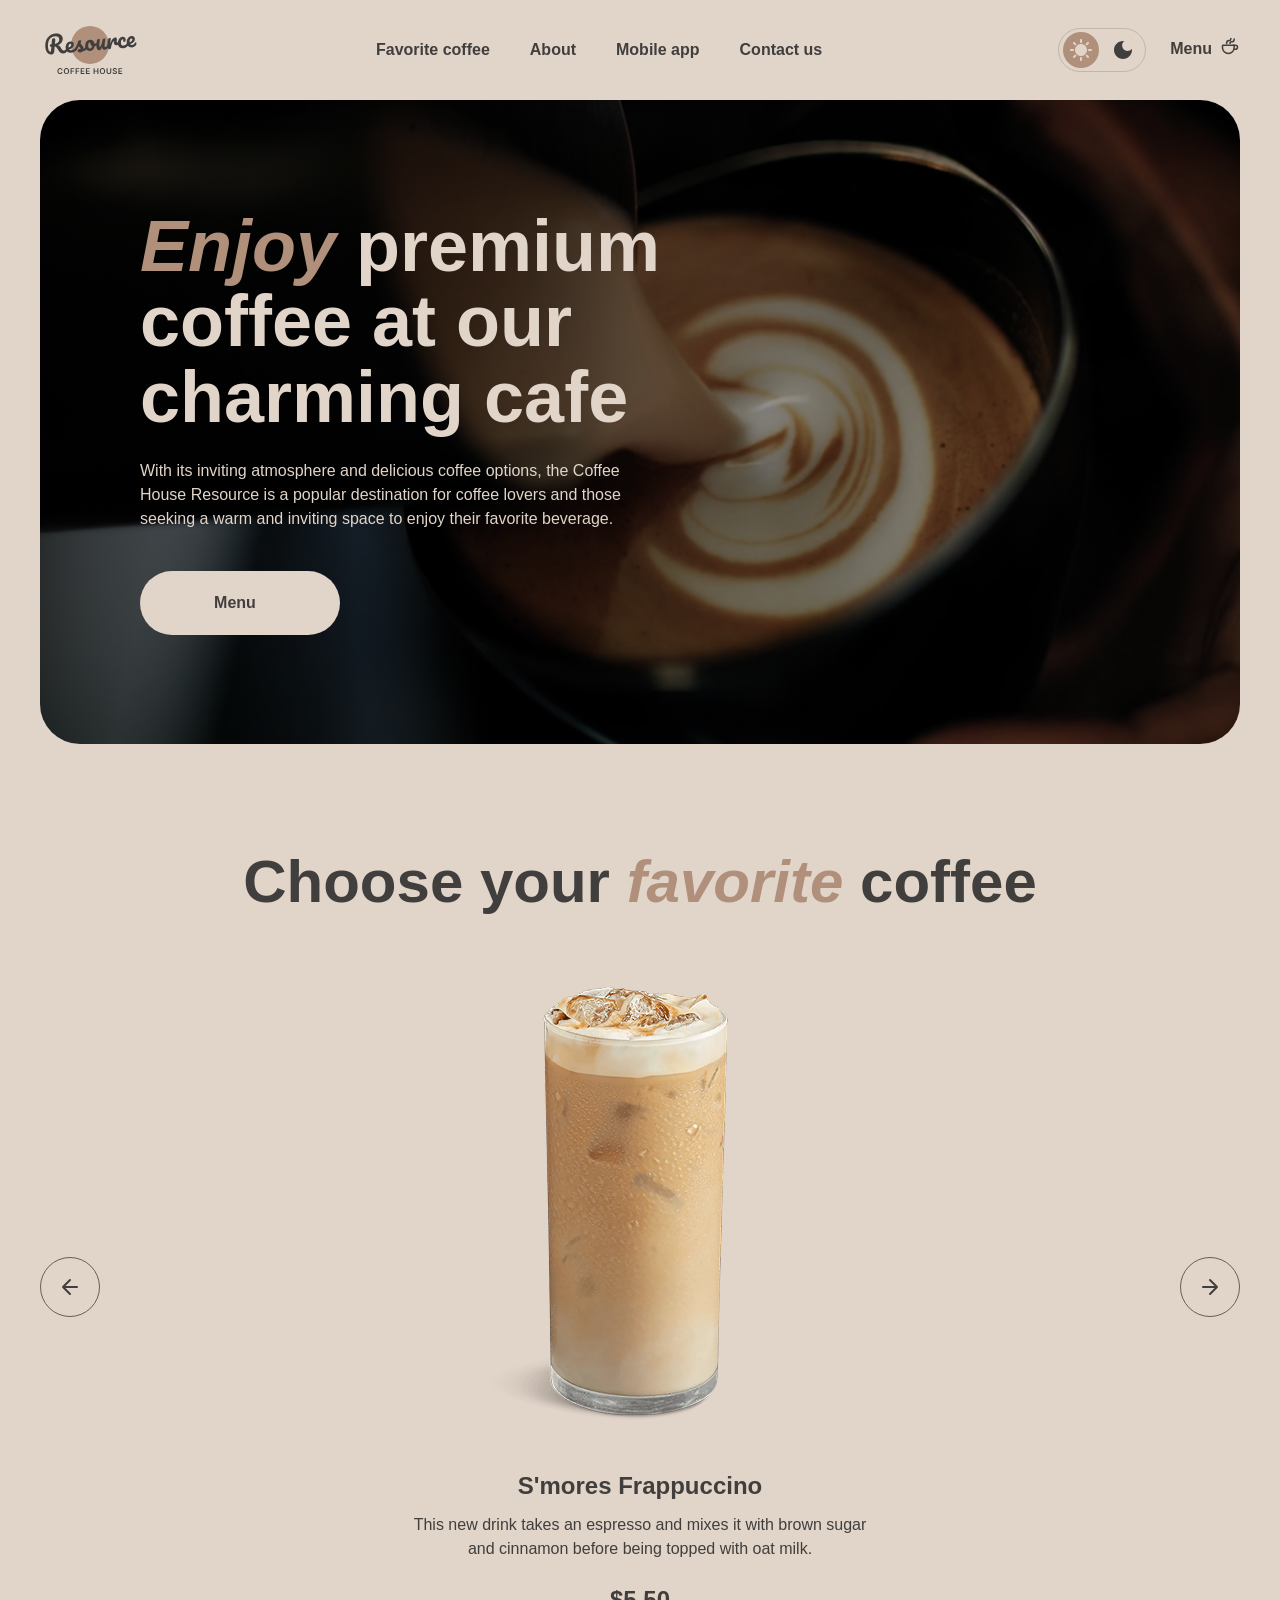
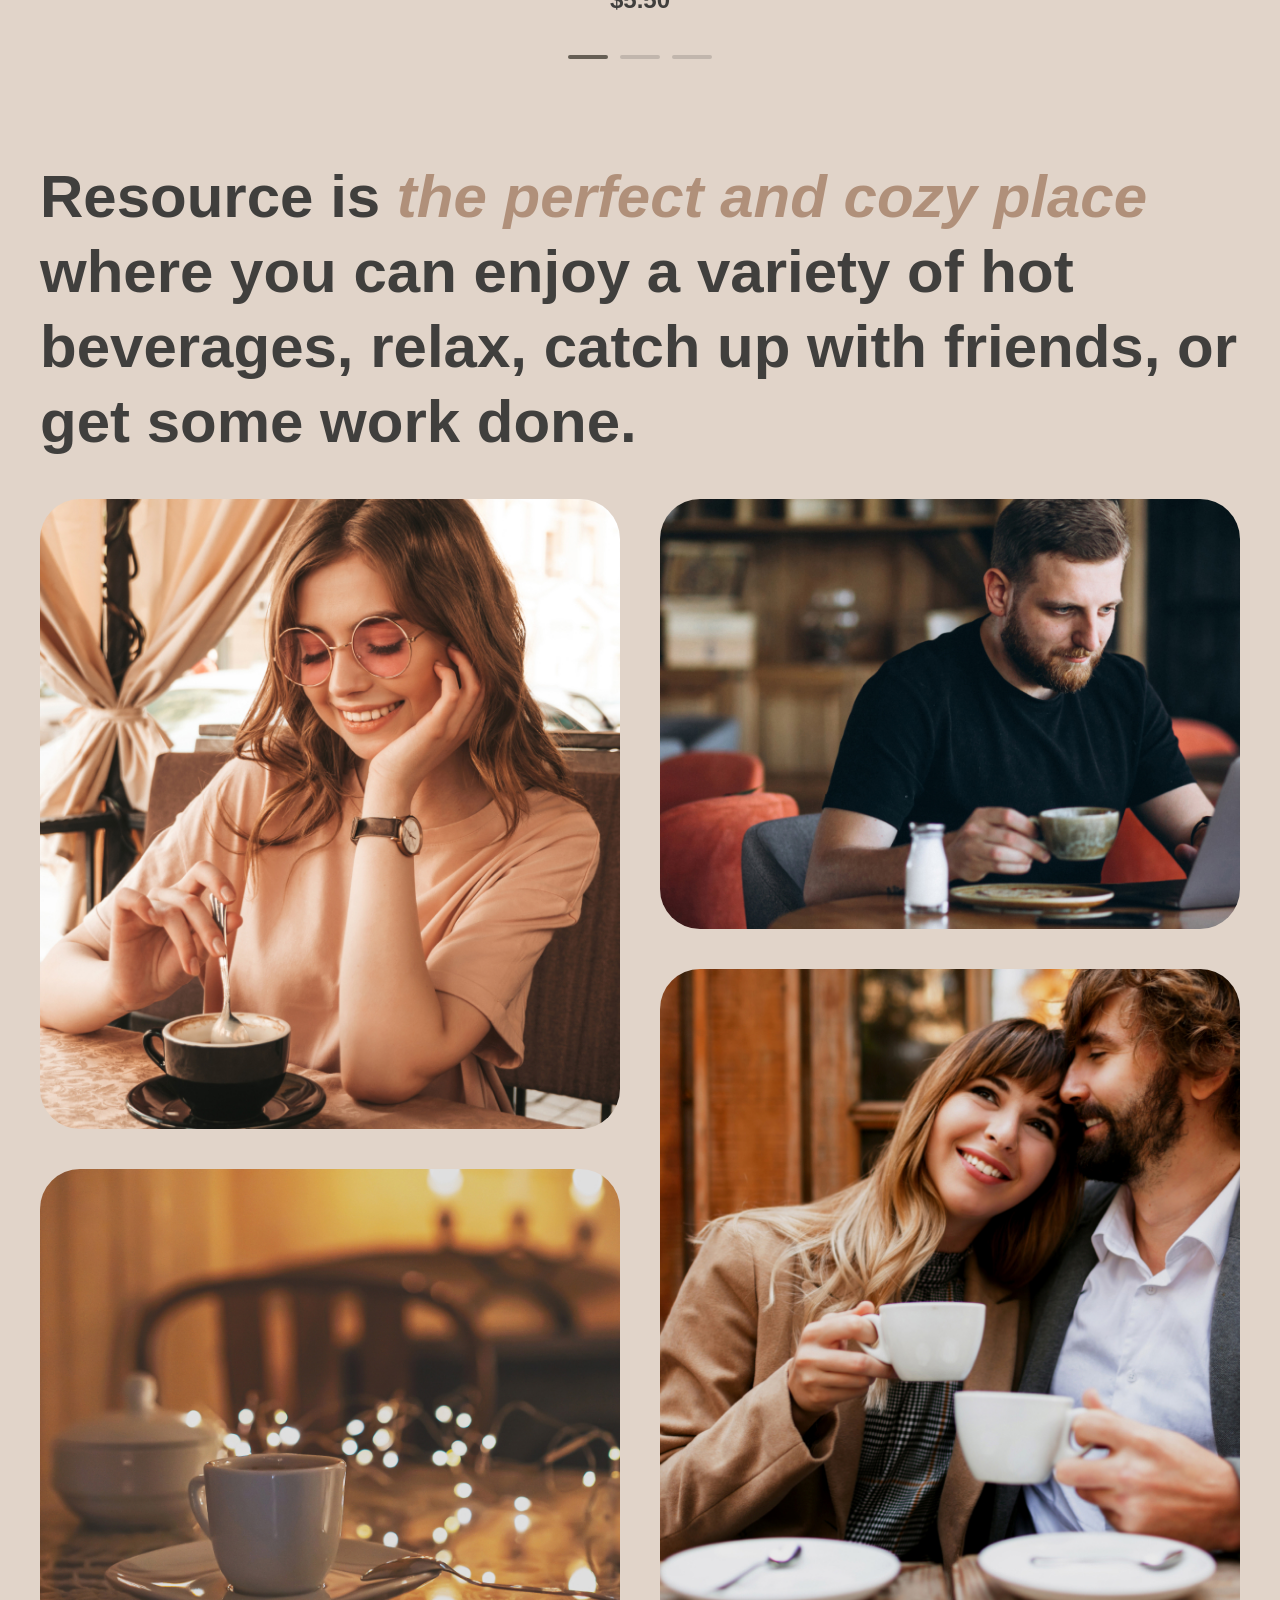
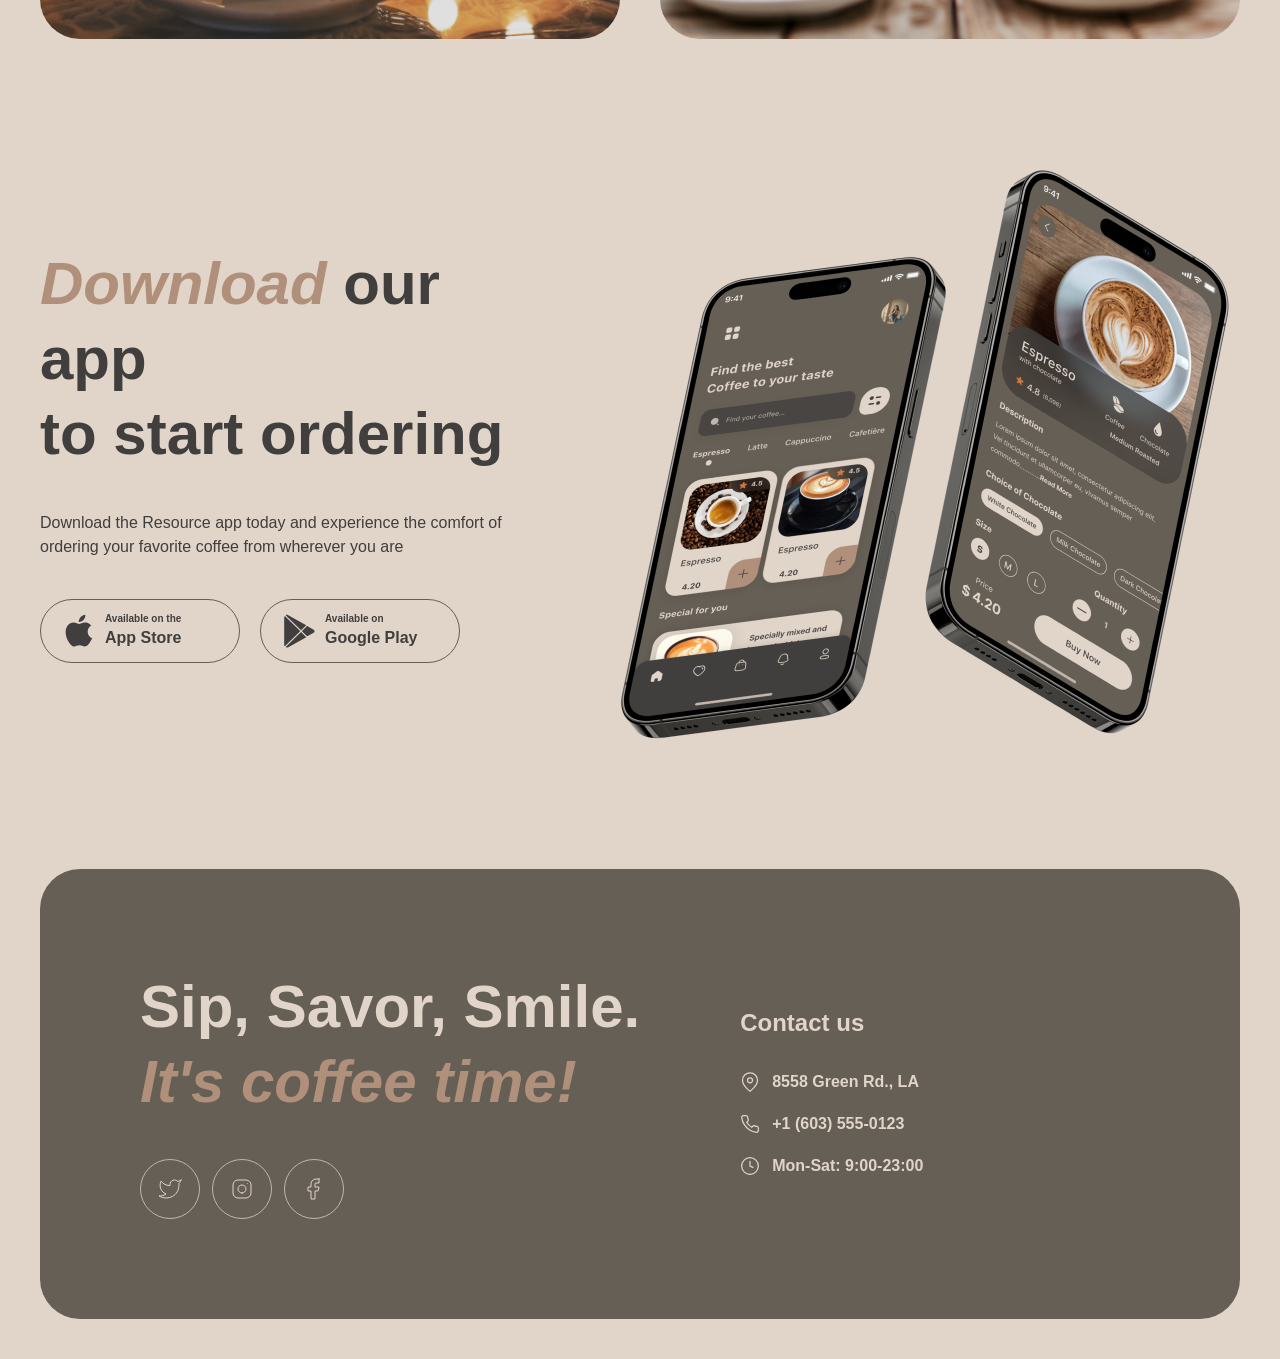
<file: index.html>
<!DOCTYPE html>
<html lang="en">
<head>
  <meta charset="UTF-8">
  <meta name="viewport" content="width=device-width, initial-scale=1.0">
  <link rel="stylesheet" href="style.css">
  <link rel="icon" type="image/x-icon" href="assets/favicon.ico">
  <title>Coffee House</title>
</head>
<body>
  <header class="header-wrap">
    <div class="header">
      <a href="#" class="header__logo"></a>
      <nav class="header__nav">
        <ul class="nav__list">
          <li class="nav__item">
            <a href="#favorite" class="nav__link">Favorite coffee</a>
          </li>
          <li class="nav__item">
            <a href="#about" class="nav__link">About</a>
          </li>
          <li class="nav__item">
            <a href="#mobile" class="nav__link">Mobile app</a>
          </li>
          <li class="nav__item">
            <a href="#contacts" class="nav__link">Contact us</a>
          </li>
        </ul>
      </nav>
      <div class="header__actions">
        <button class="theme-toggle" id="theme-toggle" aria-label="theme-toggle">
          <span class="theme-toggle__icon">
            <img src="./assets/Sun.svg" alt="sun" aria-hidden="true">
          </span>
          <span class="theme-toggle__icon">
            <svg width="18" height="18" viewBox="0 0 18 18" fill="none" xmlns="http://www.w3.org/2000/svg" aria-hidden="true">
              <path d="M9 0C4.03 0 0 4.03 0 9C0 13.97 4.03 18 9 18C13.97 18 18 13.97 18 9C18 8.54 17.96 8.08 17.9 7.64C16.92 9.01 15.32 9.9 13.5 9.9C10.52 9.9 8.1 7.48 8.1 4.5C8.1 2.69 8.99 1.08 10.36 0.0999999C9.92 0.0399999 9.46 0 9 0Z" fill="#403F3D"/>
            </svg>
          </span>
        </button>
        <a href="menu.html" class="menu-btn">
          <span class="menu-btn__text">Menu</span>
          <span class="menu-btn__icon">
            <svg width="20" height="20" viewBox="0 0 20 20" fill="none" xmlns="http://www.w3.org/2000/svg" aria-hidden="true">
              <path d="M14.166 9.76667V11.6667C14.166 14.8883 11.5543 17.5 8.33268 17.5C5.11102 17.5 2.49935 14.8883 2.49935 11.6667V9.76667C2.49935 9.4353 2.76798 9.16667 3.09935 9.16667H13.566C13.8974 9.16667 14.166 9.4353 14.166 9.76667Z" stroke="#403F3D" stroke-width="1.5" stroke-linecap="round" stroke-linejoin="round"/>
              <path d="M9.99935 7.49996C9.99935 6.66663 10.5946 5.83329 11.7851 5.83329C13.1 5.83329 14.166 4.7673 14.166 3.45234V2.91663" stroke="#403F3D" stroke-width="1.5" stroke-linecap="round" stroke-linejoin="round"/>
              <path d="M6.66732 7.5V7.08333C6.66732 5.70262 7.78661 4.58333 9.16732 4.58333C10.0878 4.58333 10.834 3.83714 10.834 2.91667V2.5" stroke="#403F3D" stroke-width="1.5" stroke-linecap="round" stroke-linejoin="round"/>
              <path d="M13.334 9.16663H15.4173C16.5679 9.16663 17.5007 10.0994 17.5007 11.25C17.5007 12.4006 16.5679 13.3333 15.4173 13.3333H14.1673" stroke="#403F3D" stroke-width="1.5" stroke-linecap="round" stroke-linejoin="round"/>
            </svg>
          </span>
        </a>
        <button class="burger-btn" id="burger-button">
          <span class="burger-btn__lines"></span>
        </button>
      </div>
    </div>
    <div id="burger-menu">
      <div id="menu-block">
        <nav class="navigation">
          <ul class="nav__list">
            <li class="nav__item">
              <a href="#favorite" class="nav__link">Favorite coffee</a>
            </li>
            <li class="nav__item">
              <a href="#about" class="nav__link">About</a>
            </li>
            <li class="nav__item">
              <a href="#mobile" class="nav__link">Mobile app</a>
            </li>
            <li class="nav__item">
              <a href="#contacts" class="nav__link">Contact us</a>
            </li>
            <li class="nav__item">
              <a href="menu.html" class="menu-btn">
                <span class="menu-btn__text">Menu</span>
                <span class="menu-btn__icon">
                  <svg width="20" height="20" viewBox="0 0 20 20" fill="none" xmlns="http://www.w3.org/2000/svg" aria-hidden="true">
                    <path d="M14.166 9.76667V11.6667C14.166 14.8883 11.5543 17.5 8.33268 17.5C5.11102 17.5 2.49935 14.8883 2.49935 11.6667V9.76667C2.49935 9.4353 2.76798 9.16667 3.09935 9.16667H13.566C13.8974 9.16667 14.166 9.4353 14.166 9.76667Z" stroke="#403F3D" stroke-width="1.5" stroke-linecap="round" stroke-linejoin="round"/>
                    <path d="M9.99935 7.49996C9.99935 6.66663 10.5946 5.83329 11.7851 5.83329C13.1 5.83329 14.166 4.7673 14.166 3.45234V2.91663" stroke="#403F3D" stroke-width="1.5" stroke-linecap="round" stroke-linejoin="round"/>
                    <path d="M6.66732 7.5V7.08333C6.66732 5.70262 7.78661 4.58333 9.16732 4.58333C10.0878 4.58333 10.834 3.83714 10.834 2.91667V2.5" stroke="#403F3D" stroke-width="1.5" stroke-linecap="round" stroke-linejoin="round"/>
                    <path d="M13.334 9.16663H15.4173C16.5679 9.16663 17.5007 10.0994 17.5007 11.25C17.5007 12.4006 16.5679 13.3333 15.4173 13.3333H14.1673" stroke="#403F3D" stroke-width="1.5" stroke-linecap="round" stroke-linejoin="round"/>
                  </svg>
                </span>
              </a>
            </li>
          </ul>
        </nav>
      </div>
    </div>   
  </header>
  <main>
    <section class="hero">
      <div class="hero__content">
        <h1 class="hero__title">
          <span class="hero__title--accent">Enjoy</span>
          premium <br>
          coffee at our charming cafe
        </h1>
        <p class="hero__description">
          With its inviting atmosphere and delicious coffee options, the Coffee House Resource is a popular destination
          for coffee lovers and those seeking a warm and inviting space to enjoy their favorite beverage.
        </p>
        <a href="menu.html" class="hero__btn btn-menu">
          <span class="btn-menu__text">Menu</span>
          <span class="btn-menu__icon">
            <!-- <img src="./assets/coffee-cup.svg" alt="coffee-cup" aria-hidden="true"> -->
            <svg width="20" height="20" viewBox="0 0 20 20" fill="none" xmlns="http://www.w3.org/2000/svg" aria-hidden="true">
              <path d="M14.166 9.76667V11.6667C14.166 14.8883 11.5543 17.5 8.33268 17.5C5.11102 17.5 2.49935 14.8883 2.49935 11.6667V9.76667C2.49935 9.4353 2.76798 9.16667 3.09935 9.16667H13.566C13.8974 9.16667 14.166 9.4353 14.166 9.76667Z" stroke="#403F3D" stroke-width="1.5" stroke-linecap="round" stroke-linejoin="round"/>
              <path d="M9.99935 7.49996C9.99935 6.66663 10.5946 5.83329 11.7851 5.83329C13.1 5.83329 14.166 4.7673 14.166 3.45234V2.91663" stroke="#403F3D" stroke-width="1.5" stroke-linecap="round" stroke-linejoin="round"/>
              <path d="M6.66732 7.5V7.08333C6.66732 5.70262 7.78661 4.58333 9.16732 4.58333C10.0878 4.58333 10.834 3.83714 10.834 2.91667V2.5" stroke="#403F3D" stroke-width="1.5" stroke-linecap="round" stroke-linejoin="round"/>
              <path d="M13.334 9.16663H15.4173C16.5679 9.16663 17.5007 10.0994 17.5007 11.25C17.5007 12.4006 16.5679 13.3333 15.4173 13.3333H14.1673" stroke="#403F3D" stroke-width="1.5" stroke-linecap="round" stroke-linejoin="round"/>
            </svg>
          </span>
        </a>
      </div>
    </section>
    <section class="coffee-slider" id="favorite">
      <h2 class="coffee-slider__title">
        Choose your
        <span class="coffee-slider__title--accent">favorite</span>
        coffee
      </h2>
      <div class="coffee-slider__body" id="touchArea">
        <button id="arrow-prev" class="coffee-slider__arrow coffee-slider__arrow--prev" aria-label="prev slide">
          <svg width="24" height="24" viewBox="0 0 24 24" fill="none" stroke="currentColor" stroke-width="2" aria-hidden="true">
            <path d="M19 12H5M5 12L12 19M5 12L12 5" stroke-linecap="round" stroke-linejoin="round"/>
          </svg>
        </button>
        <div class="coffee-slider__viewport">
          <div class="coffee-slider__track" id="sliderTrack">
            <div class="coffee-slider__slide">
              <div class="coffee-slide__image-wrapper">
                <img src="./assets/coffee-slider-1.png" alt="S'mores Frappuccino" class="coffee-slide__image">
              </div>
              <div class="coffee-slide__content">
                <h3 class="coffee-slide__title">
                  S'mores Frappuccino
                </h3>
                <p class="coffee-slide__description">
                  This new drink takes an espresso and mixes it with brown sugar and cinnamon before being topped with oat milk.
                </p>
                <span class="coffee-slide__price">$5.50</span>
              </div>
            </div>
            <div class="coffee-slider__slide">
              <div class="coffee-slide__image-wrapper">
                <img src="./assets/coffee-slider-2.png" alt="Caramel Macchiato" class="coffee-slide__image">
              </div>
              <div class="coffee-slide__content">
                <h3 class="coffee-slide__title">
                  Caramel Macchiato
                </h3>
                <p class="coffee-slide__description">
                  Fragrant and unique classic espresso with rich caramel-peanut syrup, with cream under whipped thick foam.
                </p>
                <span class="coffee-slide__price">$5.00</span>
              </div>
            </div>
            <div class="coffee-slider__slide">
              <div class="coffee-slide__image-wrapper">
                <img src="./assets/coffee-slider-3.png" alt="Ice coffee" class="coffee-slide__image">
              </div>
              <div class="coffee-slide__content">
                <h3 class="coffee-slide__title">
                  Ice coffee
                </h3>
                <p class="coffee-slide__description">
                  A popular summer drink that tones and invigorates. Prepared from coffee, milk and ice.
                </p>
                <span class="coffee-slide__price">$4.50</span>
              </div>
            </div>
          </div>
        </div>
        <button id="arrow-next" class="coffee-slider__arrow coffee-slider__arrow--next" aria-label="next slide">
          <svg width="24" height="24" viewBox="0 0 24 24" fill="none" stroke="currentColor" stroke-width="2" aria-hidden="true">
            <path d="M5 12H19M19 12L12 5M19 12L12 19" stroke-linecap="round" stroke-linejoin="round"/>
          </svg>
        </button>
      </div>
      <div class="coffee-slider__pagination pagination">
        <button class="pagination__bullet active">
        </button>
        <button class="pagination__bullet"></button>
        <button class="pagination__bullet"></button>
      </div>
    </section>
    <section class="about-us" id="about">
      <h2 class="about-us__title">
        Resource is
        <span class="about-us__title--accent">
          the perfect and cozy place
        </span>
        where you can enjoy a variety of hot beverages, relax, catch up with friends, or get some work done.
      </h2>
      <div class="about-us__grid gallery">
        <div class="gallery__item gallery__item--top-left">
          <img src="./assets/about-1.jpg" class="gallery__image" alt="about-1">
        </div>
        <div class="gallery__item gallery__item--bottom-left">
          <img src="./assets/about-2.jpg" class="gallery__image" alt="about-2">
        </div>
        <div class="gallery__item gallery__item--top-right">
          <img src="./assets/about-3.jpg" class="gallery__image" alt="about-3">
        </div>
        <div class="gallery__item gallery__item--bottom-right">
          <img src="./assets/about-4.jpg" class="gallery__image" alt="about-4">
        </div>
      </div>
    </section>
    <section class="download-app" id="mobile">
      <div class="download-app__content">
        <h2 class="download-app__title">
          <span class="download-app__title--accent">
            Download
          </span>
          our app<br>
          to start ordering
        </h2>
        <p class="download-app__description">
          Download the Resource app today and experience the comfort of ordering your favorite coffee from wherever you are
        </p>
        <div class="download-app__buttons">
          <a href="https://www.apple.com/app-store/" class="app-btn" target="_blank" rel="noopener">
            <svg class="app-btn__icon" width="36" height="36" viewBox="0 0 36 36" fill="none" xmlns="http://www.w3.org/2000/svg" aria-hidden="true">
              <path d="M26.7063 18.6307C26.6694 14.6324 30.0641 12.6872 30.2193 12.5966C28.2967 9.86366 25.3169 9.49026 24.2697 9.46048C21.767 9.20369 19.3393 10.9206 18.0644 10.9206C16.764 10.9206 14.8008 9.48529 12.6848 9.52747C9.96196 9.56841 7.41468 11.1055 6.01762 13.4923C3.13444 18.359 5.28474 25.5108 8.04705 29.4446C9.42884 31.3712 11.0435 33.5223 13.1569 33.4466C15.2245 33.3635 15.9968 32.1614 18.4919 32.1614C20.9641 32.1614 21.6893 33.4466 23.8447 33.3983C26.0637 33.3635 27.4608 31.463 28.7942 29.519C30.3911 27.3108 31.0323 25.1362 31.0578 25.0245C31.0056 25.0071 26.7483 23.4229 26.7063 18.6307Z" fill="#403F3D"/>
              <path d="M22.6347 6.87268C23.7468 5.51675 24.5076 3.67205 24.2964 1.80005C22.6869 1.86952 20.674 2.88554 19.5149 4.21169C18.4893 5.38029 17.5732 7.29571 17.8099 9.097C19.6179 9.2285 21.4743 8.20752 22.6347 6.87268Z" fill="#403F3D"/>
            </svg>
            <div class="app-btn__text">
              <span class="app-btn__subtitle">
                Available on the
              </span>
              <span class="app-btn__title">
                App Store
              </span>
            </div>
          </a>
          <a href="https://play.google.com/" class="app-btn" target="_blank" rel="noopener">
            <svg class="app-btn__icon" width="36" height="36" viewBox="0 0 36 36" fill="none" xmlns="http://www.w3.org/2000/svg" aria-hidden="true">
              <path d="M3.7558 3.20309C3.39335 3.57302 3.18359 4.14896 3.18359 4.89483V31.4995C3.18359 32.2454 3.39335 32.8213 3.7558 33.1913L3.84525 33.2725L19.1359 18.3701V18.0182L3.84525 3.11587L3.7558 3.20309Z" fill="#403F3D"/>
              <path d="M26.0776 23.34L20.9863 18.3701V18.0182L26.0837 13.0482L26.1979 13.1129L32.2345 16.4618C33.9573 17.4122 33.9573 18.9761 32.2345 19.9325L26.1979 23.2754L26.0776 23.34Z" fill="#403F3D"/>
              <path d="M25.2733 24.2008L20.0617 19.1196L4.68164 34.1167C5.25384 34.7031 6.18695 34.7738 7.24807 34.1873L25.2733 24.2008Z" fill="#403F3D"/>
              <path d="M25.2733 12.1876L7.24807 2.20103C6.18695 1.62058 5.25384 1.69125 4.68164 2.27772L20.0617 17.2688L25.2733 12.1876Z" fill="#403F3D"/>
            </svg>
            <div class="app-btn__text">
              <span class="app-btn__subtitle">
                Available on
              </span>
              <span class="app-btn__title">
                Google Play
              </span>
            </div>
          </a>
        </div>
      </div>
      <div class="download-app__visual">
        <img class="phones__image" src="./assets/mobile-screens.png" alt="mobile-screens">
      </div>
    </section>
  </main>
  <footer class="footer" id="contacts">
    <div class="footer-container">
      <div class="footer__brand">
        <h2 class="footer__heading">
          Sip, Savor, Smile.
          <br>
          <span class="footer__heading--accent">
            It's coffee time!
          </span>
        </h2>
        <div class="footer__socials socials">
          <a href="https://x.com/" class="socials__link" aria-label="Twitter" target="_blank" rel="noopener">
            <svg width="24" height="24" viewBox="0 0 24 24" fill="none" stroke="currentColor" aria-hidden="true">
              <path d="M23 3.01006C23 3.01006 20.9821 4.20217 19.86 4.54006C19.2577 3.84757 18.4573 3.35675 17.567 3.13398C16.6767 2.91122 15.7395 2.96725 14.8821 3.29451C14.0247 3.62177 13.2884 4.20446 12.773 4.96377C12.2575 5.72309 11.9877 6.62239 12 7.54006V8.54006C10.2426 8.58562 8.50127 8.19587 6.93101 7.4055C5.36074 6.61513 4.01032 5.44869 3 4.01006C3 4.01006 -1 13.0101 8 17.0101C5.94053 18.408 3.48716 19.109 1 19.0101C10 24.0101 21 19.0101 21 7.51006C20.9991 7.23151 20.9723 6.95365 20.92 6.68006C21.9406 5.67355 23 3.01006 23 3.01006Z" stroke="#E1D4C9" stroke-linecap="round" stroke-linejoin="round"/>
            </svg>
          </a>
          <a href="https://www.instagram.com/" class="socials__link" aria-label="Instagram" target="_blank" rel="noopener">
            <svg width="24" height="24" viewBox="0 0 24 24" fill="none" stroke="currentColor" aria-hidden="true">
              <path d="M12 16C14.2091 16 16 14.2091 16 12C16 9.79086 14.2091 8 12 8C9.79086 8 8 9.79086 8 12C8 14.2091 9.79086 16 12 16Z" stroke="#E1D4C9" stroke-linecap="round" stroke-linejoin="round"/>
              <path d="M3 16V8C3 5.23858 5.23858 3 8 3H16C18.7614 3 21 5.23858 21 8V16C21 18.7614 18.7614 21 16 21H8C5.23858 21 3 18.7614 3 16Z" stroke="#E1D4C9"/>
              <path d="M17.5 6.51L17.51 6.49889" stroke="#E1D4C9" stroke-linecap="round" stroke-linejoin="round"/>
            </svg>
          </a>
          <a href="https://www.facebook.com/" class="socials__link" aria-label="Facebook" target="_blank" rel="noopener">
            <svg width="24" height="24" viewBox="0 0 24 24" fill="none" stroke="currentColor" aria-hidden="true">
              <path d="M17 2H14C12.6739 2 11.4021 2.52678 10.4645 3.46447C9.52678 4.40215 9 5.67392 9 7V10H6V14H9V22H13V14H16L17 10H13V7C13 6.73478 13.1054 6.48043 13.2929 6.29289C13.4804 6.10536 13.7348 6 14 6H17V2Z" stroke="#E1D4C9" stroke-linecap="round" stroke-linejoin="round"/>
            </svg>
          </a>
        </div>
      </div>
      <div class="footer__contacts contacts">
        <h3 class="contacts__title">
          Contact us
        </h3>
        <ul class="contacts__list">
          <li class="contacts__item">
            <svg class="contacts__icon" width="20" height="20" viewBox="0 0 24 24" fill="none" stroke="currentColor" stroke-width="1.5" aria-hidden="true">
              <path d="M21 10c0 7-9 13-9 13s-9-6-9-13a9 9 0 0 1 18 0z"/>
              <circle cx="12" cy="10" r="3"/>
            </svg>
            <a href="https://www.google.com/maps" target="_blank" rel="noopener" class="contacts__link">
              8558 Green Rd., LA
            </a>
          </li>
          <li class="contacts__item">
            <svg class="contacts__icon" width="20" height="20" viewBox="0 0 24 24" fill="none" stroke="currentColor" stroke-width="1.5" aria-hidden="true">
              <path d="M22 16.92v3a2 2 0 0 1-2.18 2 19.79 19.79 0 0 1-8.63-3.07 19.5 19.5 0 0 1-6-6 19.79 19.79 0 0 1-3.07-8.67A2 2 0 0 1 4.11 2h3a2 2 0 0 1 2 1.72 12.84 12.84 0 0 0 .7 2.81 2 2 0 0 1-.45 2.11L8.09 9.91a16 16 0 0 0 6 6l1.27-1.27a2 2 0 0 1 2.11-.45 12.84 12.84 0 0 0 2.81.7A2 2 0 0 1 22 16.92z"/>
            </svg>
            <a href="tel:+16035550123" class="contacts__link">
              +1 (603) 555-0123
            </a>
          </li>
          <li class="contacts__item">
            <svg class="contacts__icon" width="20" height="20" viewBox="0 0 24 24" fill="none" stroke="currentColor" stroke-width="1.5" aria-hidden="true">
              <circle cx="12" cy="12" r="10"/>
              <polyline points="12 6 12 12 16 14"/>
            </svg>
            <span class="contacts__text">
              Mon-Sat: 9:00-23:00
            </span>
          </li>
        </ul>
      </div>
    </div>
  </footer>
  <script src="index.js"></script>
  <script src="./data/slider.js"></script>
</body>
</html>
</file>
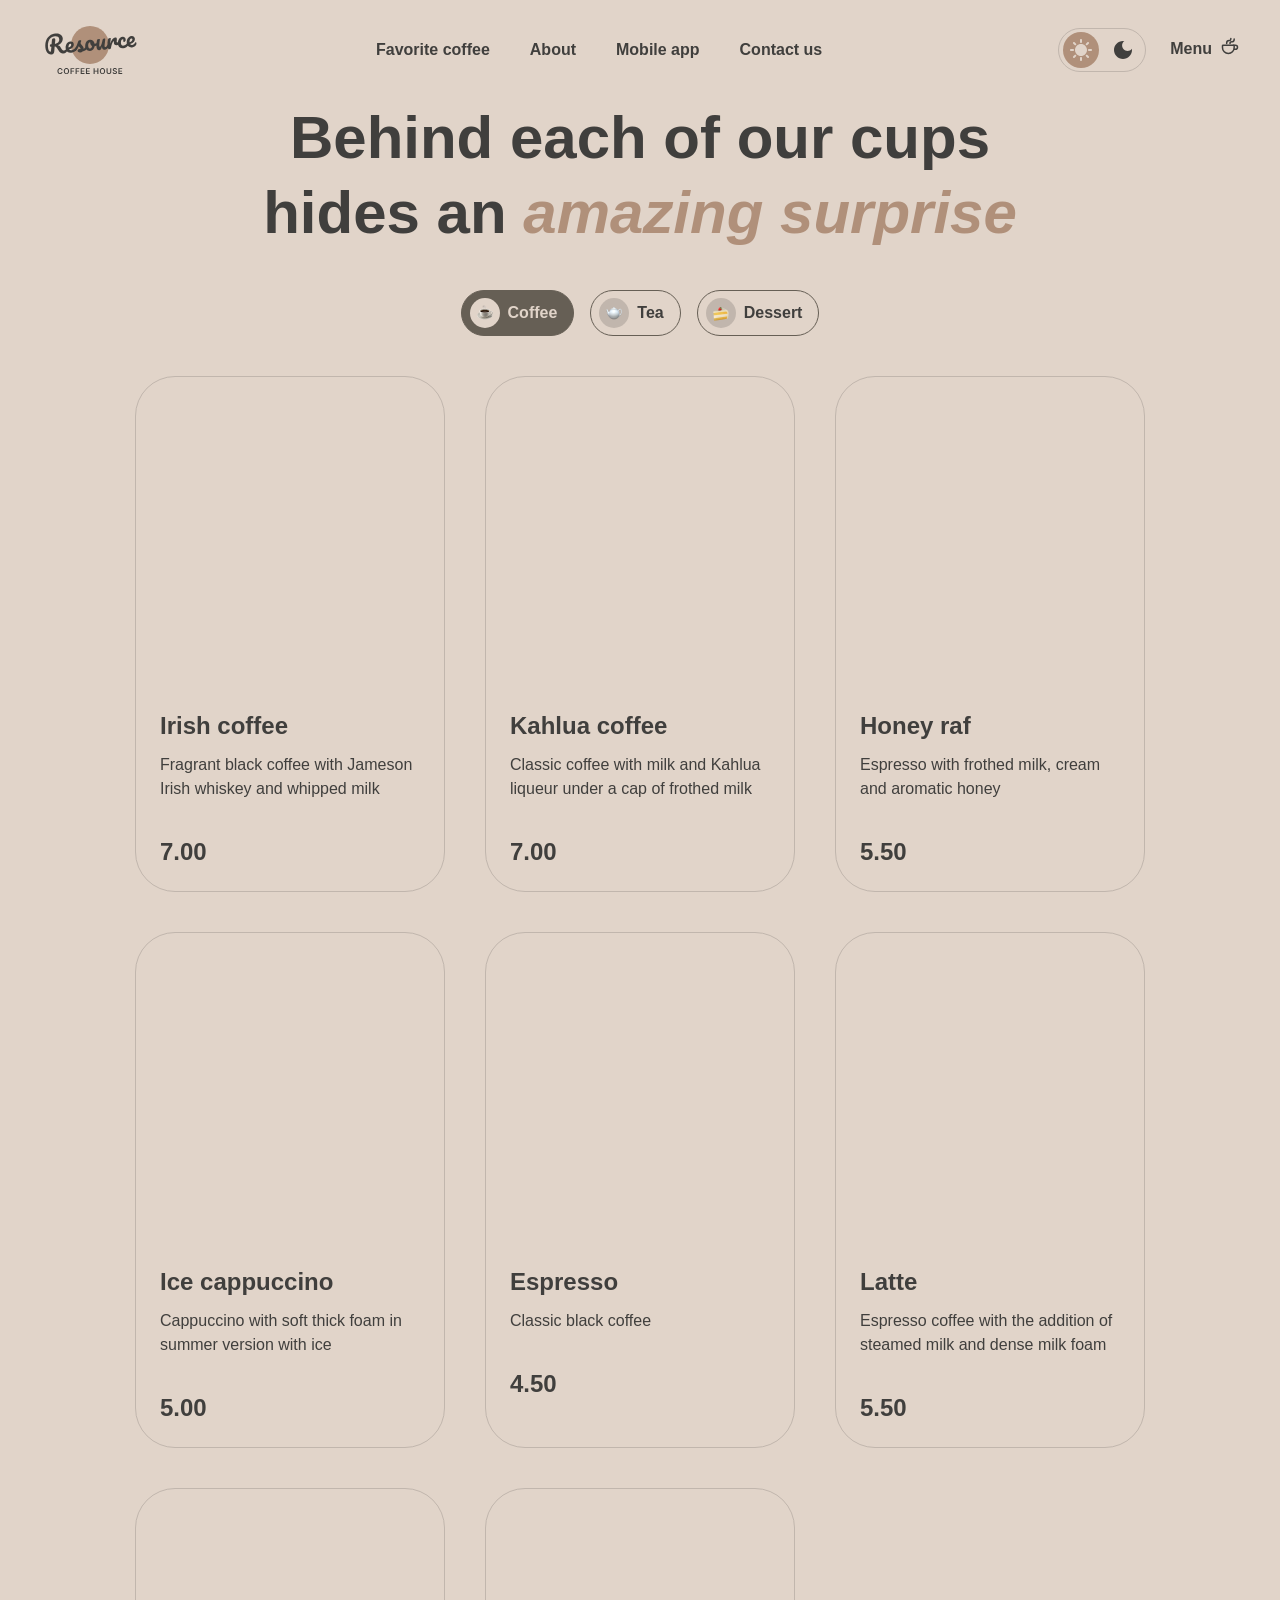
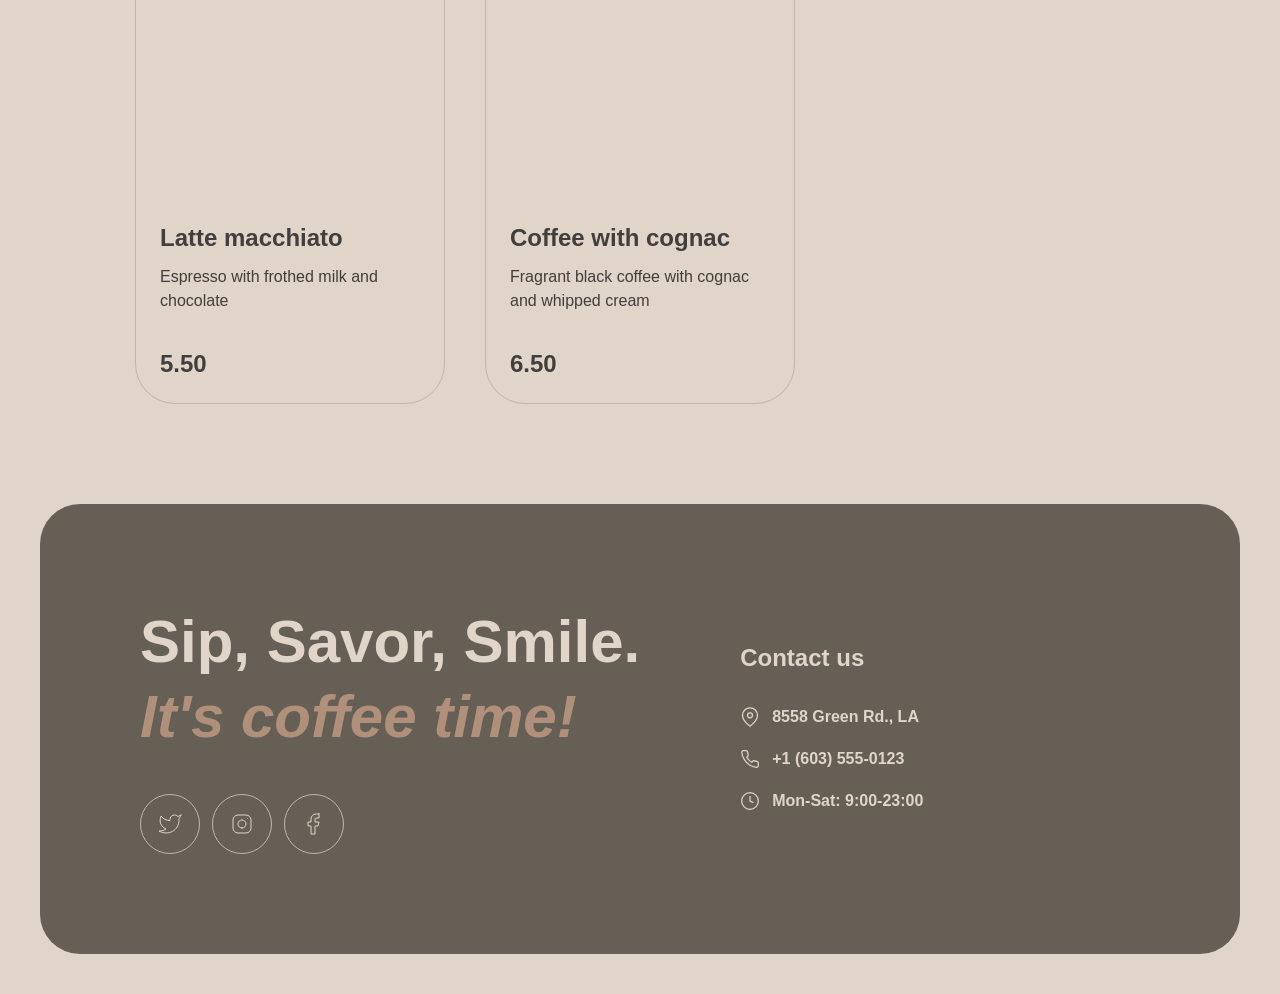
<file: menu.html>
<!DOCTYPE html>
<html lang="en">
<head>
  <meta charset="UTF-8">
  <meta name="viewport" content="width=device-width, initial-scale=1.0">
  <link rel="stylesheet" href="style.css">
  <link rel="icon" type="image/x-icon" href="assets/favicon.ico">
  <title>Coffee House</title>
</head>
<body>
  <header class="header-wrap">
    <div class="header">
      <a href="index.html" class="header__logo"></a>
      <nav class="header__nav">
        <ul class="nav__list">
          <li class="nav__item">
            <a href="index.html#favorite" class="nav__link">Favorite coffee</a>
          </li>
          <li class="nav__item">
            <a href="index.html#about" class="nav__link">About</a>
          </li>
          <li class="nav__item">
            <a href="index.html#mobile" class="nav__link">Mobile app</a>
          </li>
          <li class="nav__item">
            <a href="#contacts" class="nav__link">Contact us</a>
          </li>
        </ul>
      </nav>
      <div class="header__actions">
        <button class="theme-toggle" id="theme-toggle" aria-label="theme-toggle">
          <span class="theme-toggle__icon">
            <img src="./assets/Sun.svg" alt="sun" aria-hidden="true">
          </span>
          <span class="theme-toggle__icon">
            <svg width="18" height="18" viewBox="0 0 18 18" fill="none" xmlns="http://www.w3.org/2000/svg" aria-hidden="true">
              <path d="M9 0C4.03 0 0 4.03 0 9C0 13.97 4.03 18 9 18C13.97 18 18 13.97 18 9C18 8.54 17.96 8.08 17.9 7.64C16.92 9.01 15.32 9.9 13.5 9.9C10.52 9.9 8.1 7.48 8.1 4.5C8.1 2.69 8.99 1.08 10.36 0.0999999C9.92 0.0399999 9.46 0 9 0Z" fill="#403F3D"/>
            </svg>
          </span>
        </button>
        <a href="#" class="menu-btn">
          <span class="menu-btn__text">Menu</span>
          <span class="menu-btn__icon">
            <svg width="20" height="20" viewBox="0 0 20 20" fill="none" xmlns="http://www.w3.org/2000/svg" aria-hidden="true">
              <path d="M14.166 9.76667V11.6667C14.166 14.8883 11.5543 17.5 8.33268 17.5C5.11102 17.5 2.49935 14.8883 2.49935 11.6667V9.76667C2.49935 9.4353 2.76798 9.16667 3.09935 9.16667H13.566C13.8974 9.16667 14.166 9.4353 14.166 9.76667Z" stroke="#403F3D" stroke-width="1.5" stroke-linecap="round" stroke-linejoin="round"/>
              <path d="M9.99935 7.49996C9.99935 6.66663 10.5946 5.83329 11.7851 5.83329C13.1 5.83329 14.166 4.7673 14.166 3.45234V2.91663" stroke="#403F3D" stroke-width="1.5" stroke-linecap="round" stroke-linejoin="round"/>
              <path d="M6.66732 7.5V7.08333C6.66732 5.70262 7.78661 4.58333 9.16732 4.58333C10.0878 4.58333 10.834 3.83714 10.834 2.91667V2.5" stroke="#403F3D" stroke-width="1.5" stroke-linecap="round" stroke-linejoin="round"/>
              <path d="M13.334 9.16663H15.4173C16.5679 9.16663 17.5007 10.0994 17.5007 11.25C17.5007 12.4006 16.5679 13.3333 15.4173 13.3333H14.1673" stroke="#403F3D" stroke-width="1.5" stroke-linecap="round" stroke-linejoin="round"/>
            </svg>
          </span>
        </a>
        <button class="burger-btn" id="burger-button">
          <span class="burger-btn__lines"></span>
        </button>
      </div>
    </div>
    <div id="burger-menu">
      <div id="menu-block">
        <nav class="navigation">
          <ul class="nav__list">
            <li class="nav__item">
              <a href="index.html#favorite" class="nav__link">
                Favorite coffee
              </a>
            </li>
            <li class="nav__item">
              <a href="index.html#about" class="nav__link">
                About
              </a>
            </li>
            <li class="nav__item">
              <a href="index.html#mobile" class="nav__link">
                Mobile app
              </a>
            </li>
            <li class="nav__item">
              <a href="#contacts" class="nav__link">
                Contact us
              </a>
            </li>
          </ul>
        </nav>
      </div>
    </div>
  </header>
  <main>
    <section class="menu">
      <h1 class="menu__title">
        Behind each of our cups hides an
        <span class="menu__title--accent">
          amazing surprise
        </span>
      </h1>
      <div class="menu__tabs tabs">
        <button class="tabs__btn active" data-category="coffee">
          <span class="tabs__icon">
            <img src="./assets/coffee.png" alt="coffee" aria-hidden="true">
          </span>
          Coffee
        </button>
        <button class="tabs__btn" data-category="tea">
          <span class="tabs__icon">
            <img src="./assets/tea-sm.png" alt="tea" aria-hidden="true">
          </span>
          Tea
        </button>
        <button class="tabs__btn" data-category="dessert">
          <span class="tabs__icon">
            <img src="./assets/dessert.png" alt="dessert" aria-hidden="true">
          </span>
          Dessert
        </button>
      </div>
      <div class="menu__grid">
      </div>
      <button class="btn-refresh" id="refresh">
        <svg width="24" height="24" viewBox="0 0 24 24" fill="none" xmlns="http://www.w3.org/2000/svg" aria-hidden="true">
          <path d="M21.8883 13.5C21.1645 18.3113 17.013 22 12 22C6.47715 22 2 17.5228 2 12C2 6.47715 6.47715 2 12 2C16.1006 2 19.6248 4.46819 21.1679 8" stroke="#403F3D" stroke-linecap="round" stroke-linejoin="round"/>
          <path d="M17 8H21.4C21.7314 8 22 7.73137 22 7.4V3" stroke="#403F3D" stroke-linecap="round" stroke-linejoin="round"/>
        </svg>
      </button>
    </section>
  </main>
  <footer class="footer" id="contacts">
    <div class="footer-container">
      <div class="footer__brand">
        <h2 class="footer__heading">
          Sip, Savor, Smile.
          <br>
          <span class="footer__heading--accent">
            It's coffee time!
          </span>
        </h2>
        <div class="footer__socials socials">
          <a href="https://x.com/" class="socials__link" aria-label="Twitter" target="_blank" rel="noopener">
            <svg width="24" height="24" viewBox="0 0 24 24" fill="none" stroke="currentColor" aria-hidden="true">
              <path d="M23 3.01006C23 3.01006 20.9821 4.20217 19.86 4.54006C19.2577 3.84757 18.4573 3.35675 17.567 3.13398C16.6767 2.91122 15.7395 2.96725 14.8821 3.29451C14.0247 3.62177 13.2884 4.20446 12.773 4.96377C12.2575 5.72309 11.9877 6.62239 12 7.54006V8.54006C10.2426 8.58562 8.50127 8.19587 6.93101 7.4055C5.36074 6.61513 4.01032 5.44869 3 4.01006C3 4.01006 -1 13.0101 8 17.0101C5.94053 18.408 3.48716 19.109 1 19.0101C10 24.0101 21 19.0101 21 7.51006C20.9991 7.23151 20.9723 6.95365 20.92 6.68006C21.9406 5.67355 23 3.01006 23 3.01006Z" stroke="#E1D4C9" stroke-linecap="round" stroke-linejoin="round"/>
            </svg>
          </a>
          <a href="https://www.instagram.com/" class="socials__link" aria-label="Instagram" target="_blank" rel="noopener">
            <svg width="24" height="24" viewBox="0 0 24 24" fill="none" stroke="currentColor" aria-hidden="true">
              <path d="M12 16C14.2091 16 16 14.2091 16 12C16 9.79086 14.2091 8 12 8C9.79086 8 8 9.79086 8 12C8 14.2091 9.79086 16 12 16Z" stroke="#E1D4C9" stroke-linecap="round" stroke-linejoin="round"/>
              <path d="M3 16V8C3 5.23858 5.23858 3 8 3H16C18.7614 3 21 5.23858 21 8V16C21 18.7614 18.7614 21 16 21H8C5.23858 21 3 18.7614 3 16Z" stroke="#E1D4C9"/>
              <path d="M17.5 6.51L17.51 6.49889" stroke="#E1D4C9" stroke-linecap="round" stroke-linejoin="round"/>
            </svg>
          </a>
          <a href="https://www.facebook.com/" class="socials__link" aria-label="Facebook" target="_blank" rel="noopener">
            <svg width="24" height="24" viewBox="0 0 24 24" fill="none" stroke="currentColor" aria-hidden="true">
              <path d="M17 2H14C12.6739 2 11.4021 2.52678 10.4645 3.46447C9.52678 4.40215 9 5.67392 9 7V10H6V14H9V22H13V14H16L17 10H13V7C13 6.73478 13.1054 6.48043 13.2929 6.29289C13.4804 6.10536 13.7348 6 14 6H17V2Z" stroke="#E1D4C9" stroke-linecap="round" stroke-linejoin="round"/>
            </svg>
          </a>
        </div>
      </div>
      <div class="footer__contacts contacts">
        <h3 class="contacts__title">
          Contact us
        </h3>
        <ul class="contacts__list">
          <li class="contacts__item">
            <svg class="contacts__icon" width="20" height="20" viewBox="0 0 24 24" fill="none" stroke="currentColor" stroke-width="1.5" aria-hidden="true">
              <path d="M21 10c0 7-9 13-9 13s-9-6-9-13a9 9 0 0 1 18 0z"/>
              <circle cx="12" cy="10" r="3"/>
            </svg>
            <a href="https://www.google.com/maps" target="_blank" rel="noopener" class="contacts__link">
              8558 Green Rd., LA
            </a>
          </li>
          <li class="contacts__item">
            <svg class="contacts__icon" width="20" height="20" viewBox="0 0 24 24" fill="none" stroke="currentColor" stroke-width="1.5" aria-hidden="true">
              <path d="M22 16.92v3a2 2 0 0 1-2.18 2 19.79 19.79 0 0 1-8.63-3.07 19.5 19.5 0 0 1-6-6 19.79 19.79 0 0 1-3.07-8.67A2 2 0 0 1 4.11 2h3a2 2 0 0 1 2 1.72 12.84 12.84 0 0 0 .7 2.81 2 2 0 0 1-.45 2.11L8.09 9.91a16 16 0 0 0 6 6l1.27-1.27a2 2 0 0 1 2.11-.45 12.84 12.84 0 0 0 2.81.7A2 2 0 0 1 22 16.92z"/>
            </svg>
            <a href="tel:+16035550123" class="contacts__link">
              +1 (603) 555-0123
            </a>
          </li>
          <li class="contacts__item">
            <svg class="contacts__icon" width="20" height="20" viewBox="0 0 24 24" fill="none" stroke="currentColor" stroke-width="1.5" aria-hidden="true">
              <circle cx="12" cy="12" r="10"/>
              <polyline points="12 6 12 12 16 14"/>
            </svg>
            <span class="contacts__text">
              Mon-Sat: 9:00-23:00
            </span>
          </li>
        </ul>
      </div>
    </div>
  </footer>
  <div id="product-modal">
    <div class="popup"></div>
  </div>
  <script src="index.js"></script>
  <script type="module" src="./data/catalog.js"></script>
</body>
</html>
</file>
<file: style.css>
*,
*::before,
*::after {
  box-sizing: border-box;
  margin: 0;
  padding: 0;
}

:root {
  --logo: url('./assets/logo.svg');

  --tx-color-primary: #403F3D;
  --tx-color-inverse: #E1D4C9;
  --tx-color-accent: #B0907A;

  --bg-color-page: #E1D4C9;
  --bg-color-container: #665F55;
  --bg-color-overlay: #403F3D80;

  --bd-color-primary: #C1B6AD;
  --bd-color-inverse: #665F55;

  --font-main: 'Inter', sans-serif;
}

body.dark-theme {
  --logo: url('./assets/logo_dark.svg');

  --tx-color-primary: #E1D4C9;

  --bg-color-page: #292826;
  --bg-color-container: #403F3D;
  --bg-color-overlay: #29282680;

  --bd-color-primary: #665F55;
  --bd-color-inverse: #C1B6AD;
}

html {
  scroll-behavior: smooth;
}

body {
  margin: 0;
  font-family: var(--font-main);
  color: var(--tx-color-primary);
  background: var(--bg-color-page);
}

.header-wrap,
main {
  max-width: 1440px;
  margin: 0 auto;
}

.header-wrap {
  overflow: hidden;
}

.header {
  position: relative;
  z-index: 10;
  padding: 20px 40px;
  display: flex;
  align-items: center;
  justify-content: space-between;
}

.header__logo {
  width: 100px;
  height: 60px;
  background-image: var(--logo);
  background-size: cover;
  background-position: center;
  background-repeat: no-repeat;
  box-sizing: border-box;
  stroke: #fff;
}

.nav__list {
  display: flex;
  gap: 40px;
  list-style: none;
  margin: 0;
  padding: 0;
}

.nav__link,
.menu-btn {
  padding: 5px 0;
  text-decoration: none;
  color: var(--tx-color-primary);
  font-weight: 600;
  font-size: 16px;
  line-height: 150%;
  transition: color 0.2s ease;
  border-bottom: 2px solid transparent;
}

.nav__link:hover,
.menu-btn:hover {
  border-bottom-color: var(--tx-color-primary);
}

.header__actions {
  display: flex;
  align-items: center;
  gap: 24px;
}

.theme-toggle {
  width: 88px;
  height: 44px;
  border-radius: 100px;
  border: 1px solid var(--bd-color-primary);
  background-color: transparent;
  display: flex;
  align-items: center;
  justify-content: space-between;
  padding: 4px;
  cursor: pointer;
  position: relative;
}

.theme-toggle__icon {
  width: 36px;
  height: 36px;
  display: flex;
  align-items: center;
  justify-content: center;
  z-index: 2;
  border-radius: 50%;
}

.theme-toggle__icon:first-child,
.dark-theme .theme-toggle__icon:last-child,
.dark-theme .theme-toggle:hover .theme-toggle__icon:last-child {
  background-color: var(--tx-color-accent);
}

.dark-theme .theme-toggle__icon:first-child {
  background-color: transparent;
}

.theme-toggle:hover .theme-toggle__icon:last-child {
  background-color: var(--bd-color-inverse);
}

.theme-toggle:hover .theme-toggle__icon:last-child path,
.dark-theme .theme-toggle__icon:last-child path {
  fill: var(--tx-color-inverse);
}

.dark-theme .theme-toggle:hover .theme-toggle__icon:first-child {
  background-color: var(--bg-color-container);
}

.menu-btn {
  display: flex;
  align-items: center;
  gap: 8px;
  padding: 0;
}

.burger-btn {
  display: none;
  align-items: center;
  justify-content: center;
  padding: 0;
  background: transparent;
  cursor: pointer;
  width: 44px;
  height: 44px;
  border: 1px solid var(--tx-color-primary);
  border-radius: 50%;
  transition: background-color 0.3s ease, border-color 0.3s ease;
}

.burger-btn__lines {
  position: relative;
  width: 16px;
  height: 8px;
  display: block;
}

.burger-btn__lines::before,
.burger-btn__lines::after {
  content: '';
  position: absolute;
  left: 0;
  width: 100%;
  height: 1.5px;
  background-color: var(--tx-color-primary);
  border-radius: 100px;
  transition: transform 0.5s ease, top 0.5s ease, bottom 0.5s ease;
}

.burger-btn__lines::before {
  top: 0;
}

.burger-btn__lines::after {
  bottom: 0;
}

.burger-btn:hover {
  background-color: rgba(64, 63, 61, 0.05);
}

.burger-btn.active .burger-btn__lines::before {
  top: 3px;
  transform: rotate(45deg);
}

.burger-btn.active .burger-btn__lines::after {
  bottom: 3px;
  transform: rotate(-45deg);
}

.hero {
  display: flex;
  align-items: center;
  padding: 100px;
  margin: 0 40px;
  min-height: 644px;
  border-radius: 40px;
  background-image:
    linear-gradient(90deg, rgba(0, 0, 0, 0.7) 0%, rgba(0, 0, 0, 0.4) 50%, rgba(0, 0, 0, 0.2) 100%),
    url('./assets/img-hero.jpg');
  background-size: cover;
  background-position: center;
  background-repeat: no-repeat;
  box-sizing: border-box;
}

.hero__content {
  font-family: var(--font-main);
  max-width: 530px;
  display: flex;
  flex-direction: column;
  align-items: flex-start;
  color: var(--tx-color-inverse);
}

.hero__title {
  font-size: 72px;
  line-height: 1.05;
  font-weight: 600;
  margin: 0 0 24px 0;
  align-self: stretch;
}

.hero__description {
  font-size: 16px;
  line-height: 1.5;
  font-weight: 400;
  margin: 0 0 40px 0;
}

.btn-menu__icon {
  opacity: 0;
  transform: translateX(10px);
  width: 0;
  transition:
    opacity 0.3s ease,
    transform 0.3s ease,
    width 0.3s ease;
}

.btn-menu {
  display: flex;
  align-items: center;
  justify-content: center;
  gap: 10px;
  width: 200px;
  height: 64px;
  background-color: var(--bg-color-page);
  color: var(--tx-color-primary);
  font-size: 16px;
  font-weight: 600;
  text-decoration: none;
  border-radius: 100px;
  transition: background-color 0.2s ease, transform 0.5s ease;
  overflow: hidden;
}

.btn-menu:hover .btn-menu__text {
  transition: transform 0.5s ease;
  transform: translateX(-5px);
}

.btn-menu:hover .btn-menu__icon {
  opacity: 1;
  transition: transform 0.5s ease;
  transform: translateX(0);
  width: 20px;
}

.btn-menu__icon path,
.menu-btn path {
  stroke: var(--tx-color-primary);
}

.btn-menu:active {
  transform: scale(0.98);
}

.coffee-slider {
  margin: 100px 40px;
  font-family: var(--font-main);
  display: flex;
  flex-direction: column;
  align-items: center;
}

.coffee-slider__title,
.about-us__title,
.download-app__title,
.menu__title {
  font-size: 60px;
  font-weight: 600;
  line-height: 125%;
  color: var(--tx-color-primary);
  text-align: center;
  margin-bottom: 40px;
}

.hero__title--accent,
.coffee-slider__title--accent,
.about-us__title--accent,
.download-app__title--accent,
.footer__heading--accent,
.menu__title--accent {
  color: var(--tx-color-accent);
  font-style: italic;
}

.coffee-slider__body {
  width: 100%;
  display: flex;
  align-items: center;
  justify-content: space-between;
  gap: 40px;
  margin-bottom: 40px;
}

.coffee-slider__arrow,
.btn-refresh {
  flex-shrink: 0;
  width: 60px;
  height: 60px;
  border-radius: 50%;
  border: 1px solid var(--bg-color-container);
  background-color: transparent;
  color: var(--tx-color-primary);
  display: flex;
  align-items: center;
  justify-content: center;
  cursor: pointer;
  transition: background-color 0.2s ease, color 0.2s ease;
}

.btn-refresh {
  display: none;
}

.coffee-slider__arrow:hover,
.btn-refresh:hover {
  background-color: var(--bg-color-container);
  color: var(--tx-color-inverse);
}

.btn-refresh path {
  stroke: var(--tx-color-primary);
}

.btn-refresh:hover path {
  stroke: var(--tx-color-inverse);
}

.coffee-slider__viewport {
  width: 100%;
  max-width: 480px;
  overflow: hidden;
}

.coffee-slider__track {
  display: flex;
  transition: transform 0.4s ease-in-out;
}

.coffee-slider__slide {
  max-width: 480px;
  display: flex;
  flex-direction: column;
  align-items: center;
  text-align: center;
}

.coffee-slide__image-wrapper {
  width: 100%;
  height: 480px;
  display: flex;
  align-items: center;
  justify-content: center;
  margin-bottom: 32px;
}

.coffee-slide__image {
  max-height: 100%;
  width: auto;
  object-fit: contain;
}

.coffee-slide__content {
  display: flex;
  flex-direction: column;
  align-items: center;
  color: var(--tx-color-primary);
}

.coffee-slide__title {
  margin-bottom: 12px;
}

.coffee-slide__title,
.coffee-slide__price {
  font-size: 24px;
  font-weight: 600;
  line-height: 125%;
}

.coffee-slide__description,
.download-app__description {
  font-size: 16px;
  font-weight: 400;
  line-height: 1.5;
  margin-bottom: 24px;
}

.coffee-slider__pagination {
  display: flex;
  gap: 12px;
}

.pagination__bullet {
  padding: 0;
  width: 40px;
  height: 4px;
  background-color: var(--bd-color-primary);
  border: none;
  border-radius: 100px;
  cursor: pointer;
  transition: background-color 0.8s ease;
}

.pagination__bullet.active {
  background-color: var(--bd-color-inverse);
  transition: background-color 0.8s ease;
}

.about-us {
  display: flex;
  flex-direction: column;
  align-items: center;
  padding: 0 40px;
  font-family: var(--font-main);
}

.about-us__title,
.download-app__title {
  text-align: left;
}

.about-us__grid {
  width: 100%;
  display: grid;
  grid-template-columns: repeat(2, 1fr);
  grid-template-rows: 430px 160px 270px 160px;
  gap: 40px;
  width: 100%;
}

.gallery__item {
  width: 100%;
  height: 100%;
  overflow: hidden;
  border-radius: 40px;
}

.gallery__item:hover {
  cursor: pointer;
}

.gallery__image {
  width: 100%;
  height: 100%;
  object-fit: cover;
  display: block;
  transform: scale(1.1);
  transition: transform 0.4s ease-in-out, opacity 0.4s ease-in-out;
}

.gallery__item:hover .gallery__image {
  transform: scale(1);
  opacity: 0.9;
}

.gallery__item--top-left {
  grid-column: 1;
  grid-row: 1 / span 2;
}

.gallery__item--top-right {
  grid-column: 2;
  grid-row: 1;
}

.gallery__item--bottom-right {
  grid-column: 2;
  grid-row: 2 / span 3;
}

.gallery__item--bottom-left {
  grid-column: 1;
  grid-row: 3 / span 2;
}

.download-app {
  width: 100%;
  padding: 100px 40px;
  font-family: var(--font-main);
  display: flex;
  align-items: center;
  justify-content: space-between;
  gap: 60px;
}

.download-app__content {
  flex: 0 1 630px;
  display: flex;
  flex-direction: column;
  align-items: flex-start;
  color: var(--tx-color-dark);
}

.download-app__description {
  margin-bottom: 40px;
}

.download-app__buttons {
  display: flex;
  gap: 20px;
}

.app-btn {
  display: inline-flex;
  align-items: center;
  gap: 8px;
  width: 200px;
  height: 64px;
  padding: 12px 20px;
  border: 1px solid var(--bd-color-inverse);
  border-radius: 100px;
  text-decoration: none;
  color: var(--tx-color-primary);
  transition: background-color 0.2s ease, color 0.2s ease;
  box-sizing: border-box;
}

.app-btn:hover {
  border-color: var(--bg-color-container);
  background-color: var(--bg-color-container);
  color: var(--tx-color-inverse);
}

.app-btn__icon path {
  flex-shrink: 0;
  fill: var(--tx-color-primary);
}

.app-btn:hover .app-btn__icon path {
  fill: var(--tx-color-inverse);
}

.app-btn__text {
  display: flex;
  flex-direction: column;
}

.app-btn__subtitle {
  font-size: 10px;
  line-height: 1.4;
  font-weight: 600;
}

.app-btn__title {
  font-size: 16px;
  line-height: 1.5;
  font-weight: 600;
}

.download-app__visual {
  display: flex;
  justify-content: center;
  width: 100%;
  max-width: 630px;
  height: 630px;
}

.phones__image {
  height: 100%;
  width: auto;
  object-fit: contain;
  transition: transform 0.4s ease;
}

.footer {
  max-width: 1440px;
  margin: 0 auto 40px;
}

.footer-container {
  margin: 0 40px;
  background-color: var(--bg-color-container);
  border-radius: 40px;
  padding: 100px;
  font-family: var(--font-main);
  display: flex;
  justify-content: flex-start;
  align-items: center;
  gap: 100px;
}

.footer__brand {
  display: flex;
  flex-direction: column;
  gap: 40px;
}

.footer__heading {
  font-size: 60px;
  line-height: 1.25;
  line-height: 125%;
  color: var(--tx-color-inverse);
  margin: 0;
}

.socials {
  display: flex;
  gap: 12px;
}

.socials__link {
  width: 60px;
  height: 60px;
  border: 1px solid var(--bd-color-primary);
  border-radius: 50%;
  display: flex;
  align-items: center;
  justify-content: center;
  text-decoration: none;
  transition: background-color 0.3s ease, color 0.3s ease, border-color 0.3s ease;
}

.socials__link:hover {
  background-color: var(--bg-color-page);
  border-color: var(--bg-color-page);
}

.socials__link:hover path {
  stroke: var(--tx-color-primary);
}

.footer__contacts {
  display: flex;
  flex-direction: column;
  gap: 32px;
}

.contacts__title {
  font-size: 24px;
  font-weight: 600;
  line-height: 125%;
  color: var(--tx-color-inverse);
  margin: 0;
}

.contacts__list {
  list-style: none;
  padding: 0;
  margin: 0;
  display: flex;
  flex-direction: column;
  gap: 16px;
}

.contacts__item {
  display: flex;
  align-items: center;
  gap: 12px;
  border-bottom: 2px solid transparent;
  transition: color 0.2s ease, border-color 0.2s ease;
  color: var(--tx-color-inverse);
}

.contacts__item:not(:last-child):hover {
  border-bottom-color: var(--tx-color-inverse);
}

.contacts__link,
.contacts__text {
  font-size: 16px;
  font-weight: 600;
  line-height: 150%;
  color: var(--tx-color-inverse);
  text-decoration: none;
}

.menu {
  width: 100%;
  padding: 0 40px 100px;
  font-family: var(--font-main);
  display: flex;
  flex-direction: column;
  align-items: center;
}

.menu__title {
  max-width: 800px;
}

.tabs {
  display: flex;
  gap: 16px;
  margin-bottom: 40px;
}

.tabs__btn,
.tabs__size,
.tabs__additives {
  display: inline-flex;
  align-items: center;
  gap: 8px;
  min-width: 90px;
  height: 46px;
  padding: 8px;
  padding-right: 16px;
  border: 1px solid var(--bg-color-container);
  border-radius: 100px;
  background-color: transparent;
  color: var(--tx-color-primary);
  font-size: 16px;
  line-height: 150%;
  font-weight: 600;
  cursor: pointer;
  transition: all 0.3s ease;
}

.tabs__btn:hover,
.tabs__btn.active {
  background-color: var(--bg-color-container);
  color: var(--tx-color-inverse);
  border-color: var(--bg-color-container);
}

.tabs__icon {
  display: flex;
  align-items: center;
  justify-content: center;
  width: 30px;
  height: 30px;
  border-radius: 50%;
  background: var(--bd-color-primary);
}

.tabs__icon img {
  width: 16px;
}

.tabs__btn.active .tabs__icon,
.tabs__btn:hover .tabs__icon {
  background-color: var(--bg-color-page);
}

.menu__grid {
  display: grid;
  grid-template-columns: repeat(4, 1fr);
  gap: 40px;
}

.product-card {
  display: flex;
  flex-direction: column;
  border: 1px solid var(--bd-color-primary);
  border-radius: 40px;
  overflow: hidden;
  height: 100%;
  width: 310px;
}

.product-card__image-box {
  width: 100%;
  height: 310px;
  overflow: hidden;
}

.product-card__image,
.modal-image img {
  width: 100%;
  height: 100%;
  object-fit: cover;
  transform: scale(1.1);
  transition: transform 0.4s ease-in-out;
}

.product-card:hover {
  cursor: pointer;
}

.product-card:hover .product-card__image {
  transform: scale(1);
}

.product-card__content,
.product-info {
  padding: 24px;
  display: flex;
  flex-direction: column;
  flex-grow: 1;
  color: var(--tx-color-primary);
  font-size: 24px;
  font-weight: 600;
  line-height: 125%;
}

.product-card__title,
.product-name {
  margin-bottom: 12px;
}

.product-card__description,
.product-description {
  font-size: 16px;
  font-weight: 400;
  line-height: 150%;
  margin-bottom: 36px;
}

@media (max-width: 1430px) {
  .menu__grid {
    grid-template-columns: repeat(3, 1fr);
  }
}


@media (max-width: 1180px) {
  .download-app {
    gap: 20px;
  }

  .download-app__visual {
    max-width: 400px;
    height: 400px;
  }
}

@media (max-width: 1100px) {
  .menu__grid {
    grid-template-columns: repeat(2, 1fr);
  }

  /* .product-card:nth-last-child(-n+4) {
    display: none;
  } */

  .btn-refresh {
    display: flex;
    margin-top: 40px;
  }

  .footer-container {
    gap: 30px;
    justify-content: space-between;
    padding: 100px 60px;
  }
}

@media (max-width: 930px) {
  .download-app__content {
    flex: 1;
  }

  .download-app {
    flex-direction: column;
  }

  .download-app__visual {
    max-width: 630px;
    height: 100%;
  }

  .footer-container {
    flex-direction: column;
    align-items: flex-start;
  }
}

@media (max-width: 840px) {

  .nav__list,
  .header__actions {
    gap: 15px;
  }
}

@media screen and (max-width: 768px) {

  .header__nav,
  .menu-btn {
    display: none;
  }

  .burger-btn {
    display: inline-flex;
  }

  .hero {
    padding: 100px 60px;
  }

  .coffee-slider__body {
    gap: 0;
  }

  .about-us__grid {
    display: flex;
    flex-direction: column;
  }

  .gallery__item:not(:first-child):not(:last-child) {
    display: none;
  }

  .footer-container {
    padding: 100px 60px;
  }
}

@media screen and (max-width: 730px) {
  .menu__grid {
    grid-template-columns: repeat(1, 1fr);
  }
}

@media screen and (max-width: 700px) {

  .hero,
  .footer-container {
    padding: 60px 40px;
  }

  .hero__title {
    font-size: 52px;
  }

  .coffee-slider__title,
  .about-us__title,
  .download-app__title,
  .menu__title,
  .footer__heading {
    font-size: 42px;
  }

  .coffee-slider__viewport,
  .coffee-slider__slide,
  .coffee-slide__image {
    max-width: 348px;
  }

  .coffee-slide__image-wrapper {
    height: 100%;
  }

  .phones__image {
    max-width: 500px;
  }

  .footer-container {
    gap: 60px;
  }
}

@media screen and (max-width: 570px) {

  .header {
    padding: 20px 16px;
  }

  .phones__image {
    max-width: 348px;
    height: 100%;
  }

  .hero__title {
    font-size: 42px;
    line-height: 115%;
  }

  .hero {
    align-items: flex-start;
    margin: 0 16px;
  }

  .hero,
  .footer-container {
    padding: 60px 16px;
  }

  .hero__title,
  .hero__description {
    margin-bottom: 40px;
  }

  .coffee-slider {
    margin: 100px 16px;
  }

  .coffee-slider__body {
    justify-content: center;
  }

  .coffee-slider__arrow {
    display: none;
  }

  .about-us {
    padding: 0 16px;
  }

  .gallery__item {
    height: 590px;
  }

  .download-app {
    padding: 100px 16px;
  }

  .download-app__buttons {
    flex-direction: column;
  }

  .footer-container {
    margin: 0 16px;
  }

  .coffee-slider__title,
  .about-us__title,
  .download-app__title,
  .menu__title,
  .footer__heading {
    font-size: 32px;
  }

  .menu {
    padding: 0 16px 100px;
  }

  .tabs {
    gap: 8px;
  }
}

#burger-menu {
  position: absolute;
  overflow: hidden;
  top: 100px;
  right: 0;
  width: 100%;
  height: 100%;
  background: rgba(0, 0, 0, 0.5);
  z-index: -1;
  transition-delay: 1s;
  opacity: 0;
}

#burger-menu.activate {
  z-index: 5;
  opacity: 1;
  transition-delay: 0s;
}

#menu-block {
  position: absolute;
  z-index: 30;
  top: 0;
  right: 0;
  width: 100%;
  transform: translateX(-100%);
  height: 100%;
  background: var(--bg-color-page);
  transition: transform 1s ease-in, background-color 0.2s ease;
  display: flex;
  justify-content: center;
  align-items: center;
}

#menu-block.show {
  transform: translateX(0);
  transition: 1s ease-in;
}

#menu-block .navigation {
  display: flex;
  max-width: 340px;
}

#menu-block .navigation ul {
  flex-direction: column;
  align-items: center;
}

#menu-block .navigation ul li {
  margin-top: 10px;
}

#menu-block .navigation ul li a {
  margin-left: 0;
  font-weight: 600;
  font-size: 32px;
  line-height: 125%;
}

#menu-block .navigation .menu-btn {
  display: flex;
}

#menu-block .navigation .menu-btn .menu-btn__icon svg {
  width: 35px;
  height: 35px;
}

/* styles for modal */

#product-modal {
  top: 0;
  display: none;
  position: fixed;
  width: 100%;
  height: 100vh;
  background: rgba(41, 41, 41, 0.6);
  z-index: 25;
  align-items: center;
  justify-content: center;
}

.popup {
  display: flex;
  flex-direction: row;
  justify-content: flex-start;
  align-items: flex-start;
  padding: 16px;
  background: var(--bg-color-page);
  width: 800px;
  min-height: 504px;
  border-radius: 40px;
  gap: 20px;
}

.dark-theme .popup {
  background: var(--bg-color-container);
}

.modal-image {
  width: 310px;
  height: 310px;
  overflow: hidden;
  border-radius: 40px;
}

.product-data {
  display: flex;
  flex-direction: column;
  gap: 20px;
}

.product-info {
  padding: 0;
  gap: 10px;
}

.product-info p {
  margin: 0;
}

.product-tabs {
  display: flex;
  flex-direction: column;
  gap: 10px;
}

.tabs-tite {
  text-transform: capitalize;
  font-size: 16px;
  font-weight: 400;
  line-height: 150%;
  color: var(--tx-color-primary);
}

.tabs-items {
  display: flex;
  flex-direction: row;
  gap: 8px;
}

.tabs__size .tabs__icon,
.tabs__additives {
  text-transform: capitalize;
}

.tabs__size,
.tabs__additives {
  border-color: var(--bd-color-primary);
}

.product-price {
  display: flex;
  flex-direction: row;
  justify-content: space-between;
}

.product-price p {
  font-weight: 600;
  font-size: 24px;
  line-height: 125%;
  color: var(--tx-color-primary);
}

.product-alert {
  display: flex;
  flex-direction: row;
  align-items: flex-start;
  gap: 8px;
  max-width: 450px;
  padding-top: 12px;
  border-top: 1px solid var(--bd-color-primary);
}

.alert-icon {
  padding: 8px;
  display: flex;
  width: 16px;
  height: 16px;
  background-image: url('./assets/info-light.svg');
  background-size: cover;
  background-position: center;
  background-repeat: no-repeat;
}

.alert-title {
  width: 100%;
  font-weight: 600;
  font-size: 10px;
  line-height: 140%;
}

.dark-theme .alert-icon {
  background-image: url('./assets/info-dark.svg');
}

.btn__close-modal {
  display: flex;
  flex-direction: row;
  justify-content: center;
  align-items: center;
  padding: 10px;
  border-radius: 100px;

  font-style: normal;
  font-weight: 600;
  font-size: 16px;
  line-height: 150%;
  color: var(--tx-color-primary);
  background: inherit;
  border: 1px solid var(--bd-color-primary);
}

.btn__close-modal:hover {
  cursor: pointer;
  border-color: var(--bg-color-container);
  background-color: var(--bg-color-container);
  color: var(--tx-color-inverse);
}

.dark-theme .btn__close-modal:hover,
.dark-theme .tabs-items button:hover,
.dark-theme .tabs-items button.active {
  background-color: var(--bg-color-overlay);
}

.dark-theme .tabs-items button.active span {
  background-color: var(--bg-color-container);
}

.tabs-items button:hover,
.tabs-items button.active {
  background-color: var(--bg-color-container);
  color: var(--tx-color-inverse);
  border-color: var(--bg-color-container);
}

.tabs-items button:hover span,
.tabs-items button.active span {
  color: var(--tx-color-primary);
}

@media (max-width: 850px) {
  .popup {
    margin: 0 20px;
  }

  .product-data {
    max-width: 326px;
  }

  .tabs-items {
    flex-wrap: wrap;
  }
}

@media (max-width: 580px) {
  .modal-image {
    display: none;
  }

  .product-data {
    max-width: 100%;
  }
}
</file>
